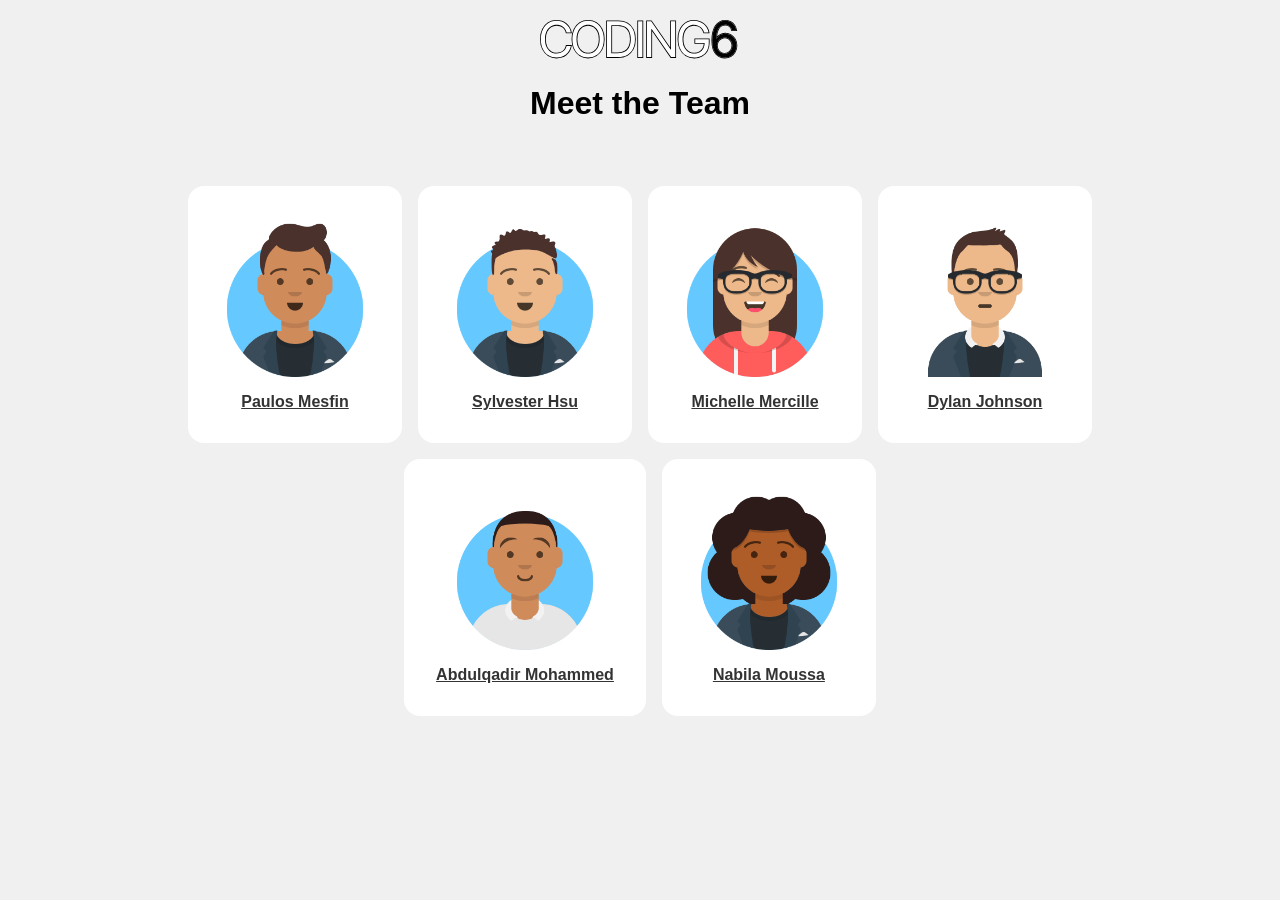
<file: index.html>
<!DOCTYPE html>
<html>
    <head>
        <title>Coding6</title>
        <link rel="stylesheet" href="css/index.css">
    </head>
    <body>
        <img class="coding6" src="./images/coding6.svg" alt="">
        <h1>Meet the Team</h1>
        <div class="profiles">
            <div class="card">
                <a href="./profiles/paulos_profile.html">
                    <img src="./images/avatars/paulos_avatar.png" alt="Paulos Mesfin Avatar" class="avatar">
                    <p>Paulos Mesfin</p>
                </a>
            </div>
            <div class="card">
                <a href="./profiles/Sylvester_profile.html">
                    <img src="./images/avatars/sylvester_avatar.png" alt="Sylvester Hsu Avatar" class="avatar">
                    <p>Sylvester Hsu</p>
                </a>
            </div>
            <div class="card">
                <a href="./profiles/michelle_profile.html">
                    <img src="./images/avatars/michelle_avataaars.png" alt="Michelle Mercille Avatar" class="avatar">
                    <p>Michelle Mercille</p>
                </a>
            </div>
            <div class="card">
                <a href="./profiles/dylan_profile.html">
                    <img src="./images/avatars/dylan_avatar.png" alt="Dylan Johnson Avatar" class="avatar">
                    <p>Dylan Johnson</p>
                </a>
            </div>
            <div class="card">
                <a href="./profiles/abdu_profile.html">
                    <img src="./images/avatars/abdul_avatar.png" alt="Abdul Avatar" class="avatar">
                    <p>Abdulqadir Mohammed</p>
                </a>
            </div>
            <div class="card">
                <a href="./profiles/nabila_profile.html">
                    <img src="./images/avatars/nabila_avatar.png" alt="Nabila Avatar" class="avatar">
                    <p>Nabila Moussa</p>
                </a>
            </div>
        </div>
    </body>
</html>
</file>
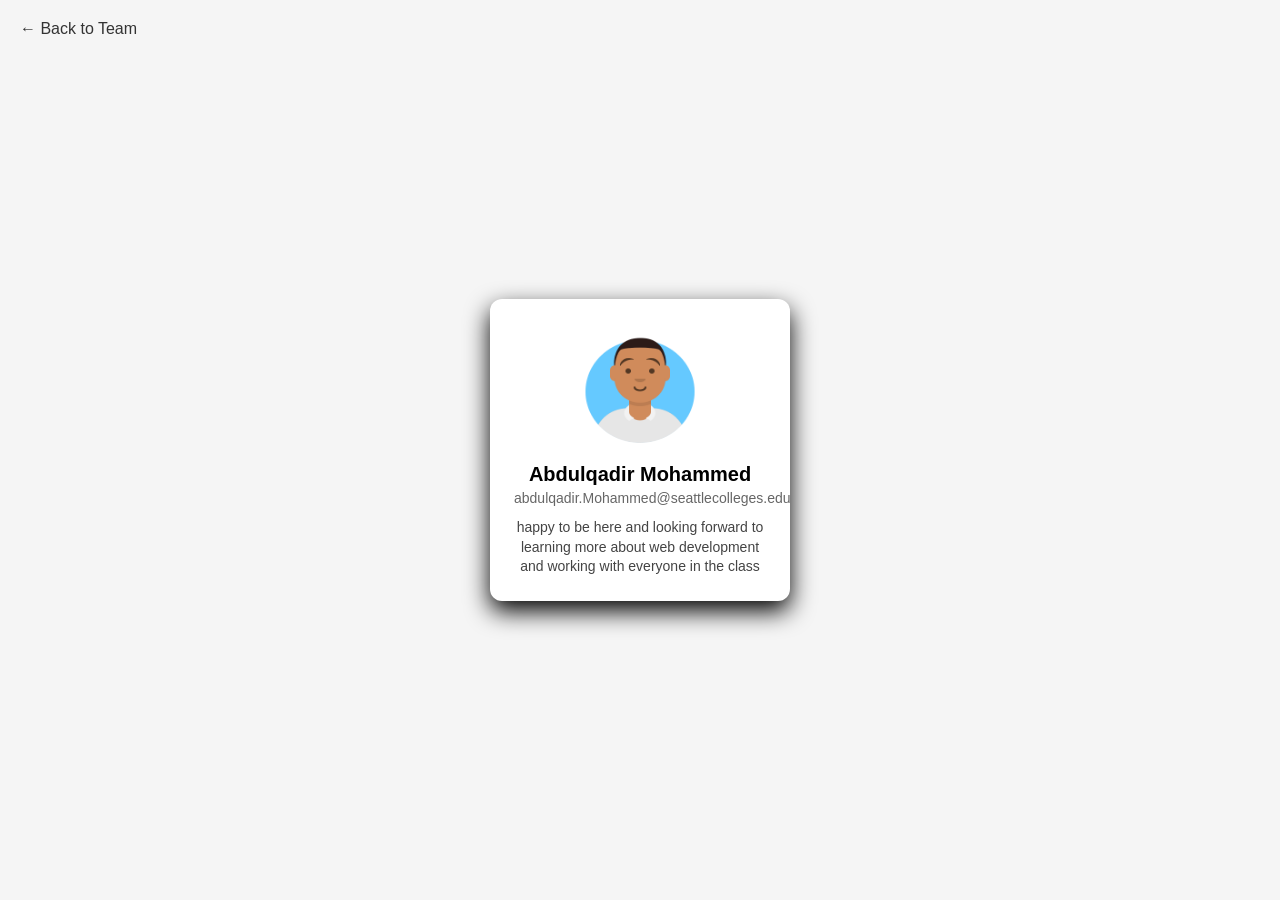
<file: profiles/abdu_profile.html>
<!DOCTYPE html>
<html lang="en">
<head>
    <meta charset="UTF-8">
    <title>Profile Card</title>
    <link rel="stylesheet" href="../css/abdu_style.css">
</head>
<body>
    <nav>
        <a href="../index.html">← Back to Team</a>
    </nav>

    <div class="card">
        <img
        src="../images/avatars/abdul_avatar.png"
        alt="Profile Avatar"
        class="avatar"
        >

        <h2 class="name">Abdulqadir Mohammed</h2>
        <p class="username">abdulqadir.Mohammed@seattlecolleges.edu</p>

        <p class="bio">
            happy to be here and looking forward to learning more about web development and working with everyone in the class
        </p>
    </div>

</body>
</html>
</file>
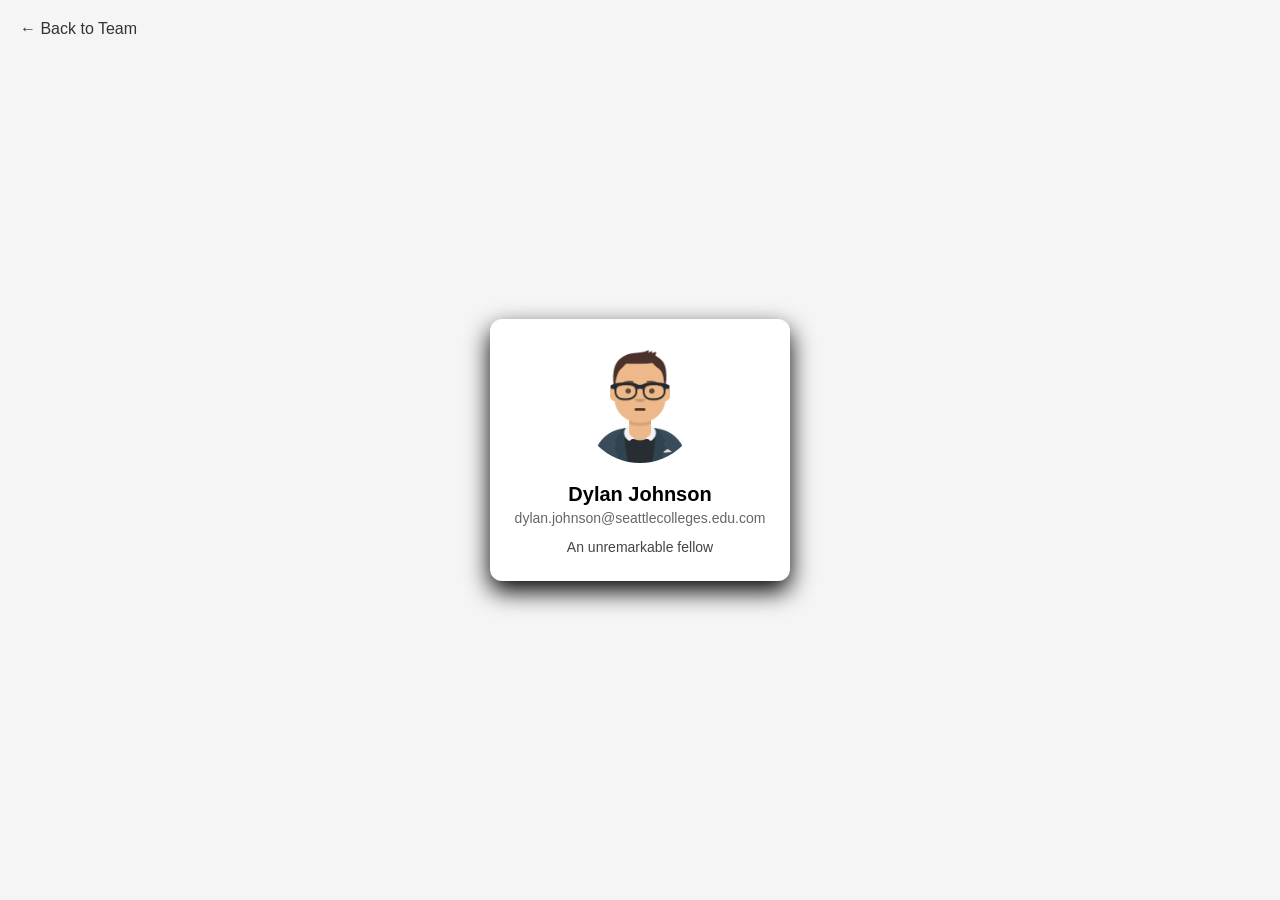
<file: profiles/dylan_profile.html>
<!DOCTYPE html>
<html lang="en">
<head>
    <meta charset="UTF-8">
    <title>Profile Card</title>
    <link rel="stylesheet" href="../css/dylan_style.css">
</head>
<body>
    <nav>
        <a href="../index.html">← Back to Team</a>
    </nav>

    <div class="card">
        <img
        src="../images/avatars/dylan_avatar.png"
        alt="Profile Avatar"
        class="avatar"
        >

        <h2 class="name">Dylan Johnson</h2>
        <p class="username">dylan.johnson@seattlecolleges.edu.com</p>

        <p class="bio">
            An unremarkable fellow
        </p>
    </div>

</body>
</html>
</file>
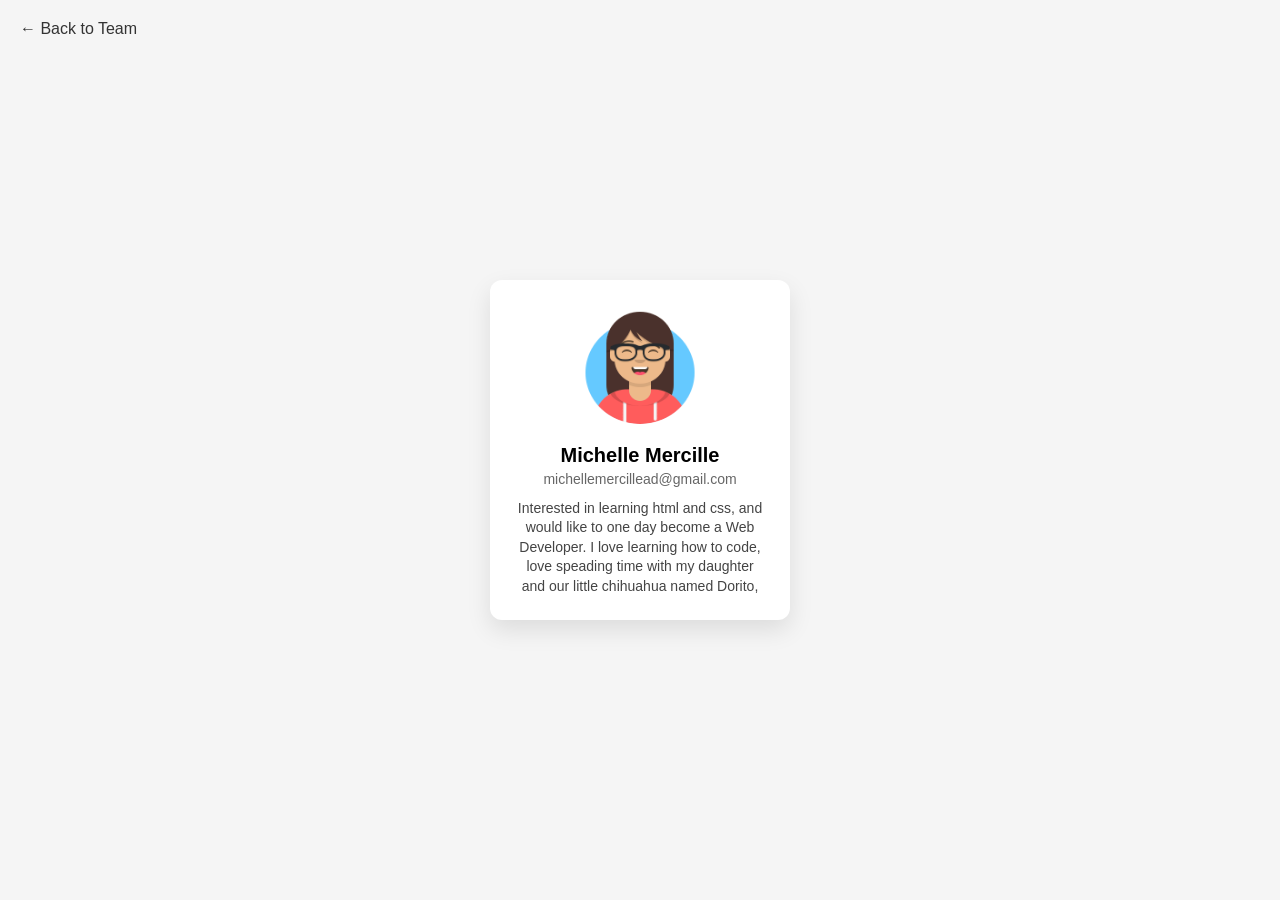
<file: profiles/michelle_profile.html>
<!DOCTYPE html>
<html lang="en">
<head>
  <meta charset="UTF-8">
  <title>Profile Card</title>
  <link rel="stylesheet" href="../css/michelle_style.css">
</head>
<body>
  <nav>
    <a href="../index.html">← Back to Team</a>
  </nav>

  <div class="card">
    <img 
      src="../images/avatars/michelle_avataaars.png" 
      alt="Profile Avatar"
      class="avatar"
    >

    <h2 class="name">Michelle Mercille</h2>
    <p class="username">michellemercillead@gmail.com</p>

    <p class="bio">
      Interested in learning html and css, and would like to one day become a Web Developer. I love learning how to code, love speading time with my daughter and our little chihuahua named Dorito,
    </p>
  </div>

</body>
</html>
</file>
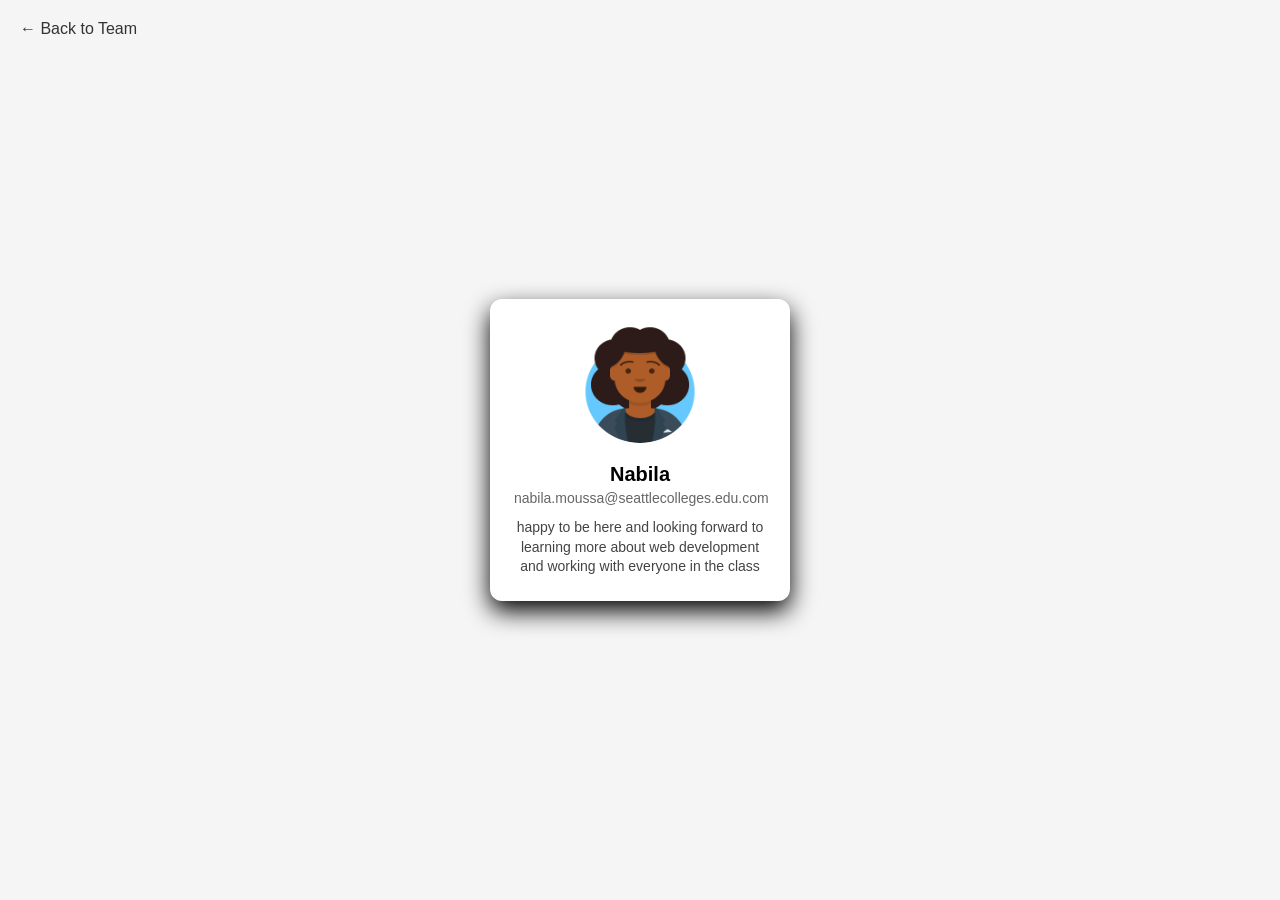
<file: profiles/nabila_profile.html>
<!DOCTYPE html>
<html lang="en">
<head>
    <meta charset="UTF-8">
    <title>Profile Card</title>
    <link rel="stylesheet" href="../css/nabila_style.css">
</head>
<body>
    <nav>
        <a href="../index.html">← Back to Team</a>
    </nav>

    <div class="card">
            <img
            src="../images/avatars/nabila_avatar.png"
            alt="Profile Avatar"
            class="avatar"
            >

            <h2 class="name">Nabila</h2>
            <p class="username">nabila.moussa@seattlecolleges.edu.com</p>

            <p class="bio">
                happy to be here and looking forward to learning more about web development and working with everyone in the class
            </p>
        </div>
    </body>
</html>
</file>
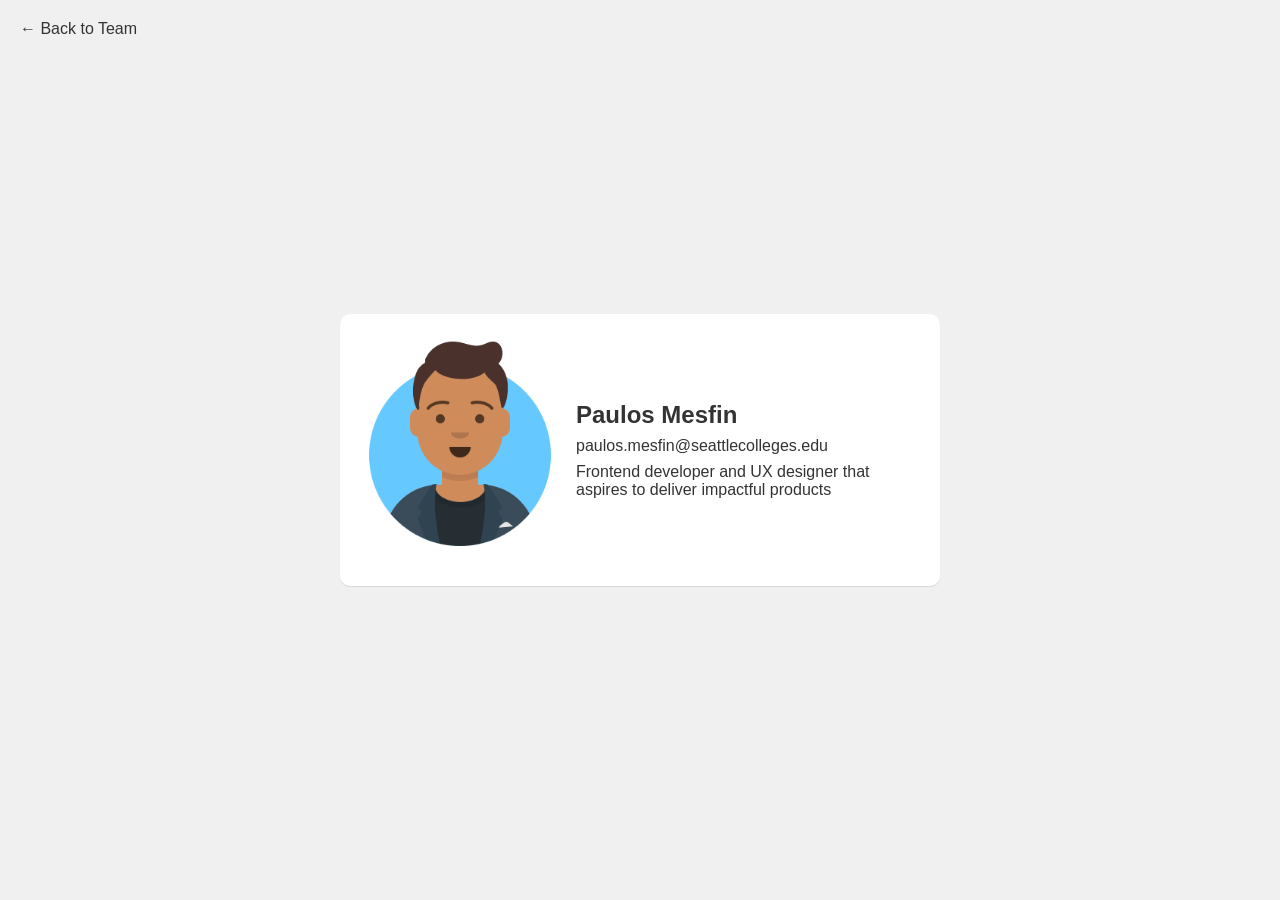
<file: profiles/paulos_profile.html>
<!DOCTYPE html>
<html lang="en">
    <head>
        <title>Profile Card</title>
        <link rel="stylesheet" href="../css/paulos_style.css">
    </head>
    <body>
        <nav>
            <a href="../index.html">← Back to Team</a>
        </nav>

        <div class="card">
            <img 
            src="../images/avatars/paulos_avatar.png"
            alt="Profile Avatar"
            class="avatar"
            >
            <div class="container">
                <h2 class="name">Paulos Mesfin</h2>
                <p class="username">paulos.mesfin@seattlecolleges.edu</p>
                <p class="bio">
                    Frontend developer and UX designer that aspires to deliver impactful products
                </p>
            </div>
        </div>
    </body>
</html>
</file>
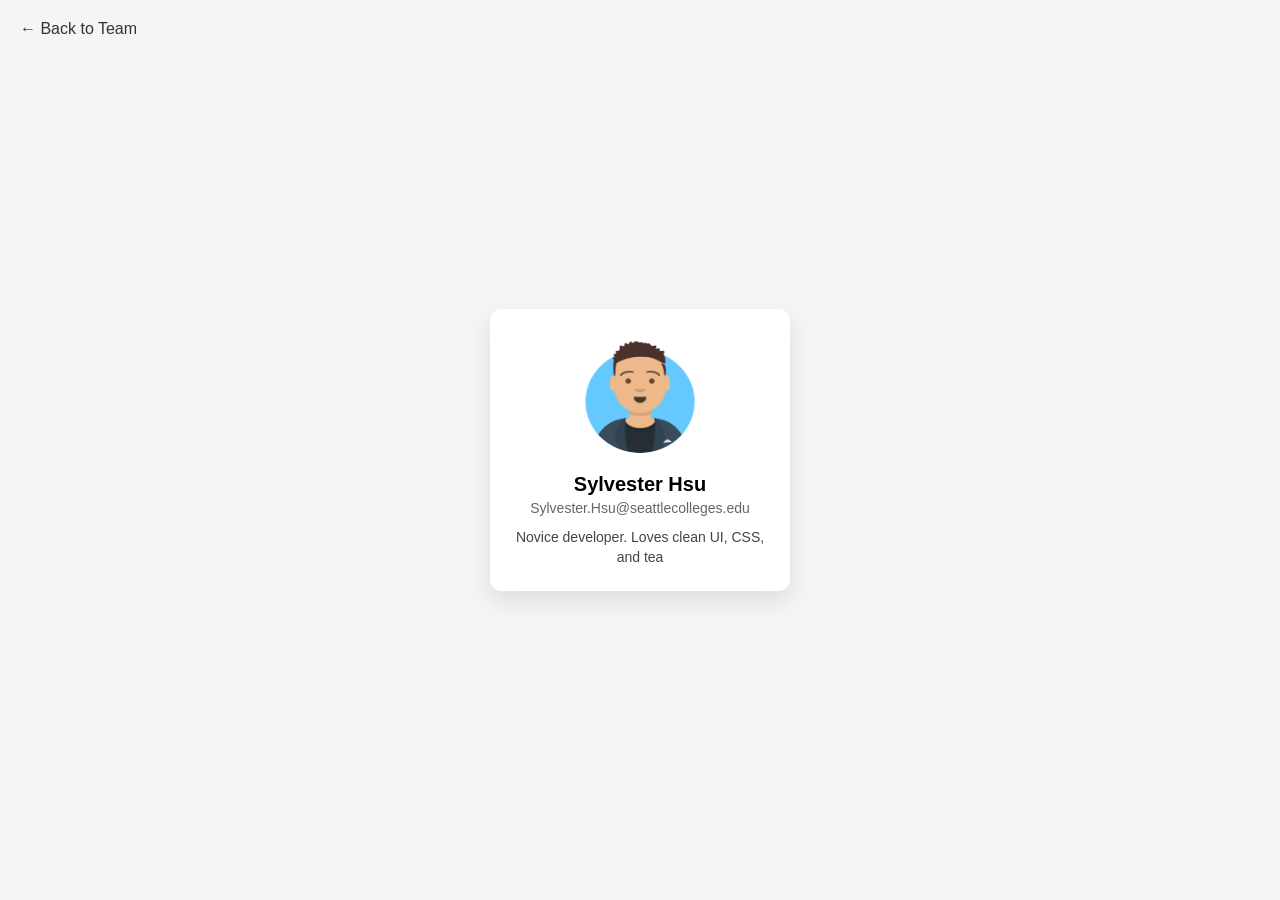
<file: profiles/Sylvester_profile.html>
<!DOCTYPE html>
<html lang="en">
<head>
  <meta charset="UTF-8">
  <title>Profile Card</title>
  <link rel="stylesheet" href="../css/Sylvester_style.css">
</head>
<body>
  <nav>
    <a href="../index.html">← Back to Team</a>
  </nav>

  <div class="card">
    <img 
      src="../images/avatars/sylvester_avatar.png"
      alt="Profile Avatar"
      class="avatar"
    >

    <h2 class="name">Sylvester Hsu</h2>
    <p class="username">Sylvester.Hsu@seattlecolleges.edu</p>

    <p class="bio">
      Novice developer. Loves clean UI, CSS, and tea
    </p>
  </div>

</body>
</html>
</file>
<file: css/index.css>
* {
    box-sizing: border-box;
    margin: 0;
    padding: 0;
}
body {
    display: flex;    
    flex-direction: column;
    gap: 24px;
    padding-top: 32px;
    align-items: center;
    font-family: Arial, sans-serif;
    background-color: #f0f0f0;
    margin: 0;
    padding: 20px;
    padding-left: 128px;
    padding-right: 128px;
}

h1 {
    text-align: center;
    margin-bottom: 40px;
}

.profiles {
    display: flex;
    justify-content: center;
    align-items: center;
    gap: 16px;
    flex-wrap: wrap;
}

.card {
    background-color: #fff;
    border-radius: 16px;
    padding: 32px;
    cursor: pointer;
}

.card:hover {
    box-shadow: 0 4px 8px rgba(0, 0, 0, 0.1);
    transform: translateY(-4px);
    transition: all 0.3s ease;
}

.card:active {
    transform: scale(0.9);
    transition: transform 0.3s ease;
}

.card a {
    text-decoration: underline;
    color: #333;
    display: flex;
    flex-direction: column;
    gap: 16px;
    align-items: center;
    font-size: 16px;
    font-weight: 700;
}

.avatar {
    width: 150px;
    height: auto;
}

.coding6 {
    width: 200px;
    height: auto;
}
</file>
<file: css/abdu_style.css>
/* default styles */
* {
    box-sizing: border-box;
    margin: 0;
    padding: 0;
    font-family: Arial, Helvetica, sans-serif;
}

body {
    min-height: 100vh;
    display: flex;
    justify-content: center;
    align-items: center;
    background-color: #f5f5f5;
}

/* Navigation */
nav {
    position: fixed;
    top: 20px;
    left: 20px;
    z-index: 100;
}

nav a {
    text-decoration: none;
    color: #333;
    font-size: 16px;
    transition: opacity 0.3s ease;
}

nav a:hover {
    opacity: 0.7;
}

/* Card */
.card {
    background: #ffffff;
    width: 300px;
    padding: 24px;
    border-radius: 12px;
    text-align: center;
    box-shadow: 0 10px 25px rgba(0, 0, 0, 1);
}

/* Avatar */
.avatar {
    width: 120px;
    height: 120px;
    border-radius: 50%;
    margin-bottom: 16px;
}

/* Text */
.name {
    font-size: 20px;
    font-weight: bold;
    margin-bottom: 4px;
}

.username {
    font-size: 14px;
    color: #666;
    margin-bottom: 12px;
}

.bio {
    font-size: 14px;
    color: #444;
    line-height: 1.4;
}
</file>
<file: css/dylan_style.css>
/* default styles */
* {
    box-sizing: border-box;
    margin: 0;
    padding: 0;
    font-family: Arial, Helvetica, sans-serif;
}

body {
    min-height: 100vh;
    display: flex;
    justify-content: center;
    align-items: center;
    background-color: #f5f5f5;
}

/* Navigation */
nav {
    position: fixed;
    top: 20px;
    left: 20px;
    z-index: 100;
}

nav a {
    text-decoration: none;
    color: #333;
    font-size: 16px;
    transition: opacity 0.3s ease;
}

nav a:hover {
    opacity: 0.7;
}

/* Card */
.card {
    background: #ffffff;
    width: 300px;
    padding: 24px;
    border-radius: 12px;
    text-align: center;
    box-shadow: 0 10px 25px rgba(0, 0, 0, 1);
}

/* Avatar */
.avatar {
    width: 120px;
    height: 120px;
    border-radius: 50%;
    margin-bottom: 16px;
}

/* Text */
.name {
    font-size: 20px;
    font-weight: bold;
    margin-bottom: 4px;
}

.username {
    font-size: 14px;
    color: #666;
    margin-bottom: 12px;
}

.bio {
    font-size: 14px;
    color: #444;
    line-height: 1.4;
}
</file>
<file: css/michelle_style.css>
/* default styles */
* {
  box-sizing: border-box;
  margin: 0;
  padding: 0;
  font-family: Arial, Helvetica, sans-serif;
}

body {
  min-height: 100vh;
  display: flex;
  justify-content: center;
  align-items: center;
  background-color: #f5f5f5;
}

/* Navigation */
nav {
  position: fixed;
  top: 20px;
  left: 20px;
  z-index: 100;
}

nav a {
  text-decoration: none;
  color: #333;
  font-size: 16px;
  transition: opacity 0.3s ease;
}

nav a:hover {
  opacity: 0.7;
}

/* Card */
.card {
  background: #ffffff;
  width: 300px;
  padding: 24px;
  border-radius: 12px;
  text-align: center;
  box-shadow: 0 10px 25px rgba(0, 0, 0, 0.1);
}

/* Avatar */
.avatar {
  width: 120px;
  height: 120px;
  border-radius: 50%;
  margin-bottom: 16px;
}

/* Text */
.name {
  font-size: 20px;
  font-weight: bold;
  margin-bottom: 4px;
}

.username {
  font-size: 14px;
  color: #666;
  margin-bottom: 12px;
}

.bio {
  font-size: 14px;
  color: #444;
  line-height: 1.4;
}
</file>
<file: css/nabila_style.css>
/* default styles */
* {
    box-sizing: border-box;
    margin: 0;
    padding: 0;
    font-family: Arial, Helvetica, sans-serif;
}

body {
    min-height: 100vh;
    display: flex;
    justify-content: center;
    align-items: center;
    background-color: #f5f5f5;
}

/* Navigation */
nav {
    position: fixed;
    top: 20px;
    left: 20px;
    z-index: 100;
}

nav a {
    text-decoration: none;
    color: #333;
    font-size: 16px;
    transition: opacity 0.3s ease;
}

nav a:hover {
    opacity: 0.7;
}

/* Card */
.card {
    background: #ffffff;
    width: 300px;
    padding: 24px;
    border-radius: 12px;
    text-align: center;
    box-shadow: 0 10px 25px rgba(0, 0, 0, 1);
}

/* Avatar */
.avatar {
    width: 120px;
    height: 120px;
    border-radius: 50%;
    margin-bottom: 16px;
}

/* Text */
.name {
    font-size: 20px;
    font-weight: bold;
    margin-bottom: 4px;
}

.username {
    font-size: 14px;
    color: #666;
    margin-bottom: 12px;
}

.bio {
    font-size: 14px;
    color: #444;
    line-height: 1.4;
}
</file>
<file: css/paulos_style.css>
* {
    margin: 0;
    padding: 0;
    box-sizing: border-box;
}

body {
    font-family: 'Segoe UI', Tahoma, Geneva, Verdana, sans-serif;
    background-color: #f0f0f0;
    color: #333;
    height: 100dvh;
    display: flex;
    justify-content: center;
    align-items: center;
}

nav {
    position: fixed;
    top: 20px;
    left: 20px;
    z-index: 100;
}

nav a {
    text-decoration: none;
    color: #333;
    font-size: 16px;
    transition: opacity 0.3s ease;
}

nav a:hover {
    opacity: 0.7;
}

.card {
    background-color: #fff;
    border-radius: 10px;
    box-shadow: 0 1px 1px rgba(0, 0, 0, 0.1);
    width: 600px;
    padding: 20px;
    margin: 20px;
    display: flex;
    align-items: center;
    gap: 16px;
}

.container {
    display: flex;
    flex-direction: column;
    gap: 8px;
}

img {
    width: 200px;
    height: auto;
    border-radius: 10px;
    margin-bottom: 20px;
}
</file>
<file: css/Sylvester_style.css>
/* default styles */
* {
  box-sizing: border-box;
  margin: 0;
  padding: 0;
  font-family: Arial, Helvetica, sans-serif;
}

body {
  min-height: 100vh;
  display: flex;
  justify-content: center;
  align-items: center;
  background-color: #f5f5f5;
}

/* Navigation */
nav {
  position: fixed;
  top: 20px;
  left: 20px;
  z-index: 100;
}

nav a {
  text-decoration: none;
  color: #333;
  font-size: 16px;
  transition: opacity 0.3s ease;
}

nav a:hover {
  opacity: 0.7;
}

/* Card */
.card {
  background: #ffffff;
  width: 300px;
  padding: 24px;
  border-radius: 12px;
  text-align: center;
  box-shadow: 0 10px 25px rgba(0, 0, 0, 0.1);
}

/* Avatar */
.avatar {
  width: 120px;
  height: 120px;
  border-radius: 50%;
  margin-bottom: 16px;
}

/* Text */
.name {
  font-size: 20px;
  font-weight: bold;
  margin-bottom: 4px;
}

.username {
  font-size: 14px;
  color: #666;
  margin-bottom: 12px;
}

.bio {
  font-size: 14px;
  color: #444;
  line-height: 1.4;
}
</file>
